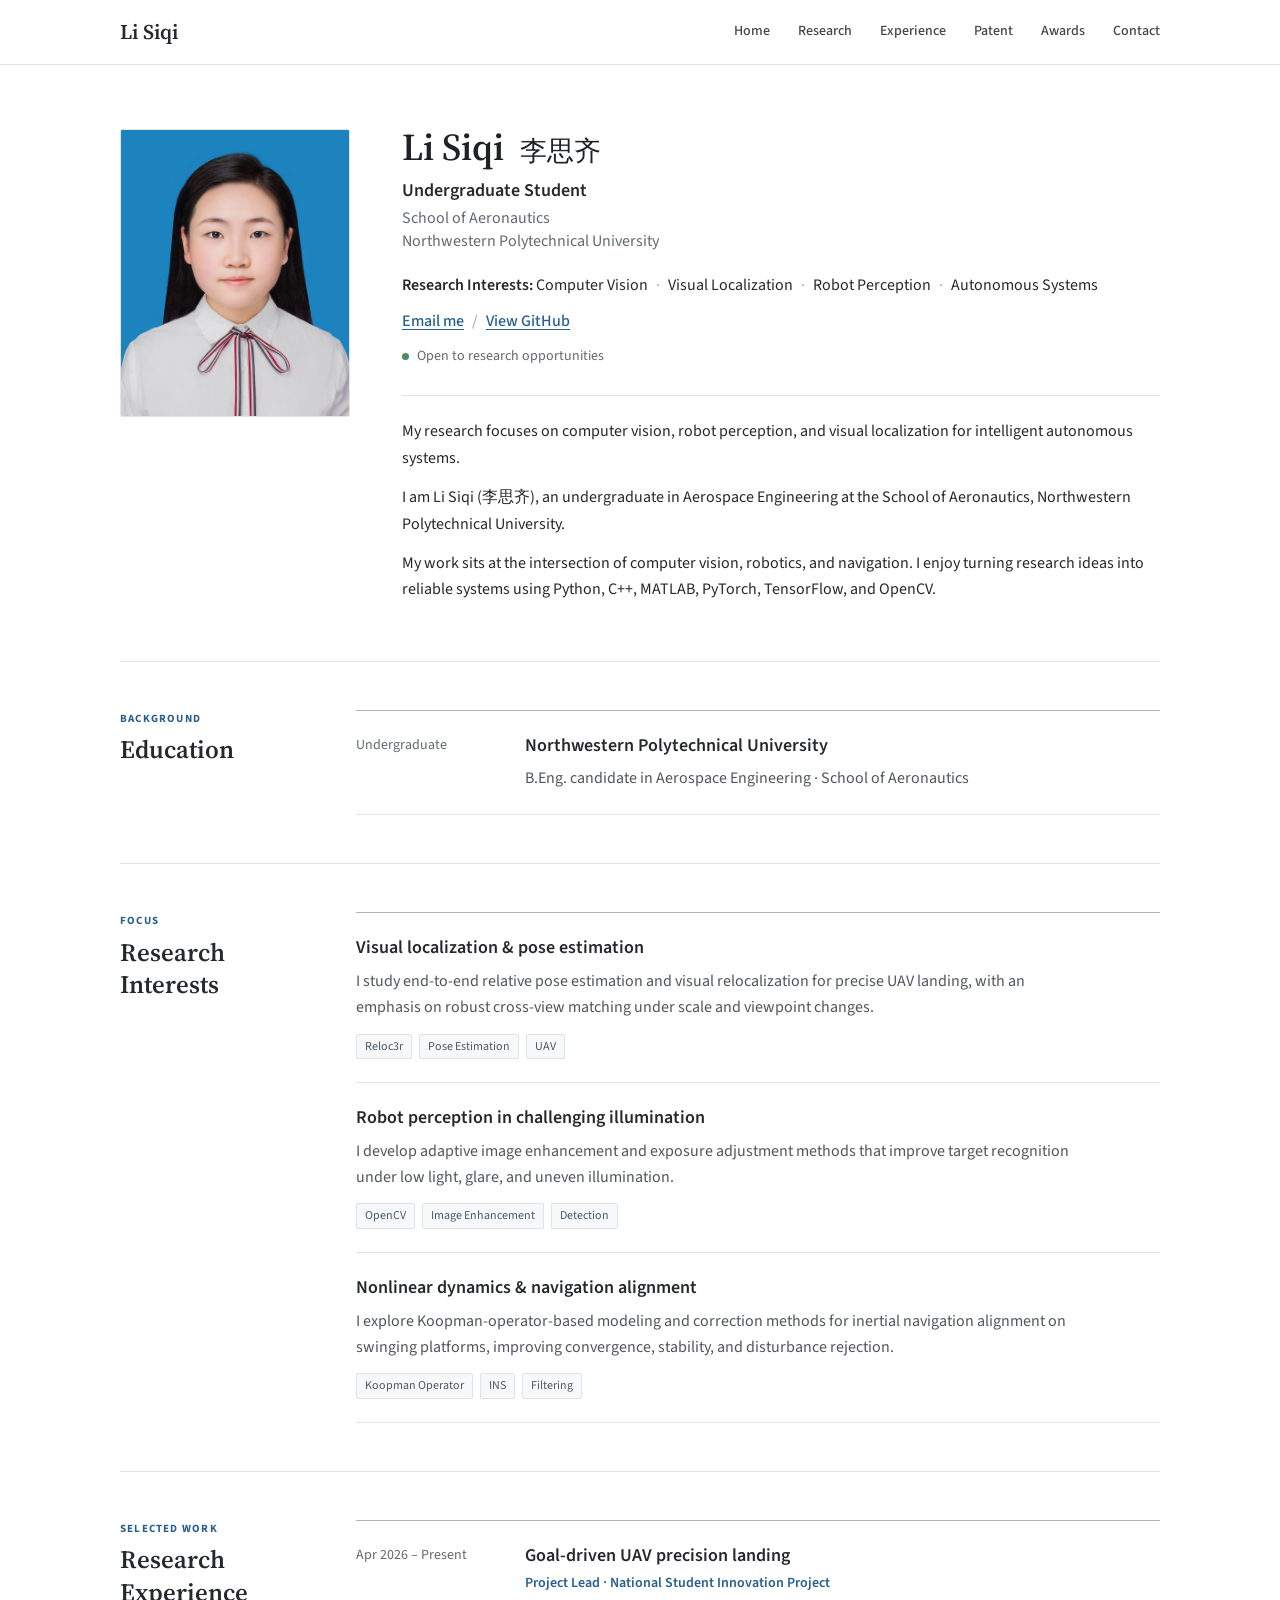
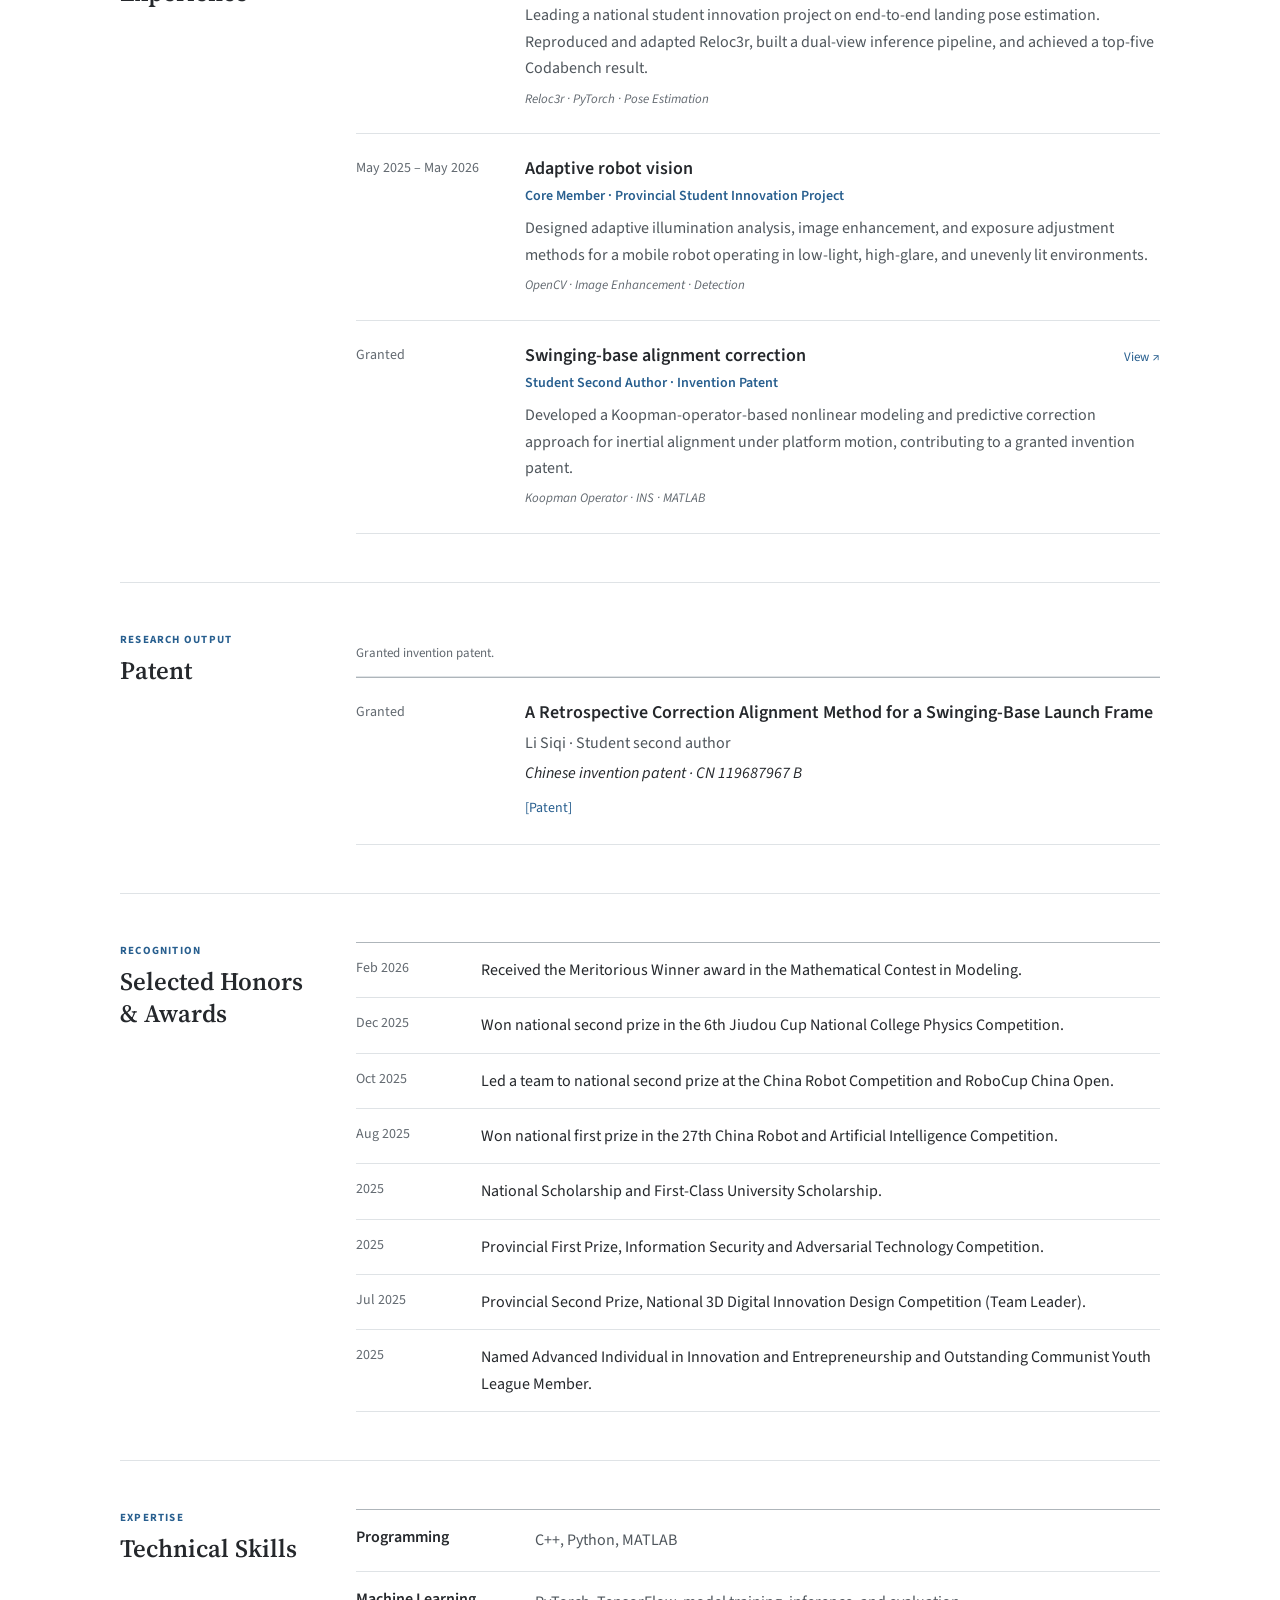
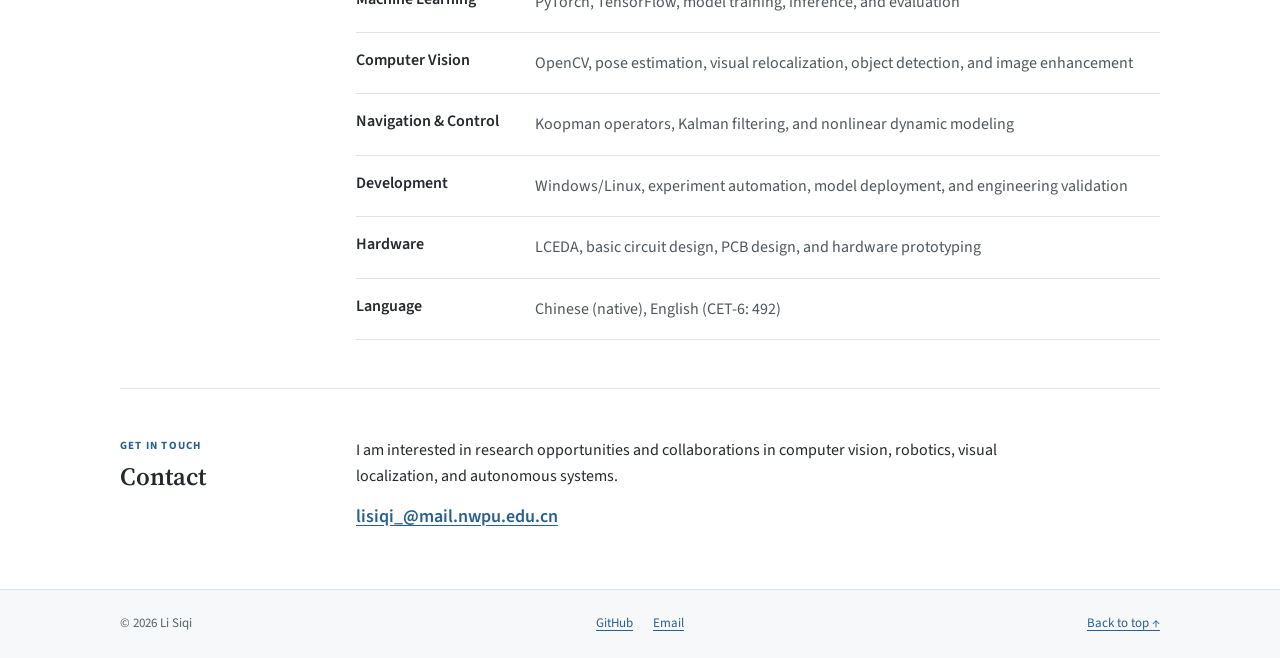
<file: index.html>
<!doctype html>
<html lang="en">
  <head>
    <meta charset="UTF-8" />
    <meta name="viewport" content="width=device-width, initial-scale=1.0" />
    <meta name="theme-color" content="#ffffff" />
    <meta
      name="description"
      content="Li Siqi is an aerospace engineering undergraduate researching computer vision, robotics, visual localization, and autonomous systems."
    />
    <meta property="og:type" content="website" />
    <meta property="og:title" content="Li Siqi — Academic Homepage" />
    <meta
      property="og:description"
      content="Research in computer vision, robotics, visual localization, and autonomous systems."
    />
    <title>Li Siqi — Academic Homepage</title>
    <link rel="icon" href="favicon.svg" type="image/svg+xml" />
    <link rel="preconnect" href="https://fonts.googleapis.com" />
    <link rel="preconnect" href="https://fonts.gstatic.com" crossorigin />
    <link
      href="https://fonts.googleapis.com/css2?family=Source+Sans+3:wght@400;500;600;700&family=Source+Serif+4:opsz,wght@8..60,600&display=swap"
      rel="stylesheet"
    />
    <link rel="stylesheet" href="styles.css?v=20260713-2" />
  </head>
  <body>
    <a class="skip-link" href="#main">Skip to content</a>

    <header class="site-header">
      <div class="header-inner page-width">
        <a class="site-name" href="#top" aria-label="Back to top" id="nav-name">Li Siqi</a>
        <button class="menu-toggle" type="button" aria-expanded="false" aria-controls="site-nav">
          <span></span><span></span><span class="sr-only">Open menu</span>
        </button>
        <nav id="site-nav" class="site-nav" aria-label="Primary navigation">
          <a href="#top">Home</a>
          <a href="#research">Research</a>
          <a href="#experience">Experience</a>
          <a href="#publications">Patent</a>
          <a href="#honors">Awards</a>
          <a href="#contact">Contact</a>
        </nav>
      </div>
    </header>

    <main id="main" class="page-width">
      <section id="top" class="profile-section">
        <div class="portrait-column">
          <div class="portrait-frame">
            <img id="profile-photo" alt="Li Siqi portrait" hidden />
            <span id="profile-initials" class="portrait-initials">LS</span>
          </div>
        </div>

        <div class="profile-content">
          <h1><span id="hero-name">Li Siqi</span> <span id="chinese-name" lang="zh-CN">李思齐</span></h1>
          <p id="profile-role" class="profile-role">Undergraduate Student</p>
          <p id="profile-affiliation" class="profile-affiliation">
            School of Aeronautics<br />Northwestern Polytechnical University
          </p>

          <div class="profile-detail">
            <strong>Research Interests:</strong>
            <div id="ticker-content" class="interest-list"></div>
          </div>

          <div id="hero-links" class="profile-links"></div>
          <p id="hero-status" class="profile-status">Open to research opportunities</p>

          <div class="biography">
            <p id="hero-intro">
              I am an aerospace engineering undergraduate researching robot perception, visual
              localization, and intelligent autonomous systems.
            </p>
            <div id="about-text"></div>
          </div>
        </div>
      </section>

      <section id="education" class="academic-section">
        <div class="section-title">
          <p>Background</p>
          <h2>Education</h2>
        </div>
        <div id="quick-facts" class="section-content education-list"></div>
      </section>

      <section id="research" class="academic-section">
        <div class="section-title">
          <p>Focus</p>
          <h2>Research Interests</h2>
        </div>
        <div id="research-list" class="section-content research-list"></div>
      </section>

      <section id="experience" class="academic-section">
        <div class="section-title">
          <p>Selected Work</p>
          <h2>Research Experience</h2>
        </div>
        <div id="project-grid" class="section-content experience-list"></div>
      </section>

      <section id="publications" class="academic-section">
        <div class="section-title">
          <p>Research Output</p>
          <h2>Patent</h2>
        </div>
        <div class="section-content">
          <div class="publication-toolbar">
            <p id="publication-note">Granted invention patent.</p>
            <a id="all-publications-link" href="#publications" hidden>View all</a>
          </div>
          <ol id="publication-list" class="publication-list"></ol>
        </div>
      </section>

      <section id="honors" class="academic-section">
        <div class="section-title">
          <p>Recognition</p>
          <h2>Selected Honors & Awards</h2>
        </div>
        <div class="section-content">
          <ul id="news-list" class="honors-list"></ul>
        </div>
      </section>

      <section id="skills" class="academic-section">
        <div class="section-title">
          <p>Expertise</p>
          <h2>Technical Skills</h2>
        </div>
        <div id="skills-list" class="section-content skills-list"></div>
      </section>

      <section id="contact" class="academic-section contact-section">
        <div class="section-title">
          <p>Get in Touch</p>
          <h2>Contact</h2>
        </div>
        <div class="section-content contact-content">
          <p id="contact-text">
            I am interested in research opportunities and collaborations in computer vision and robotics.
          </p>
          <a id="contact-email" href="mailto:lisiqi_@mail.nwpu.edu.cn">lisiqi_@mail.nwpu.edu.cn</a>
        </div>
      </section>
    </main>

    <footer class="site-footer">
      <div class="footer-inner page-width">
        <p>© <span id="footer-year"></span> <span id="footer-name">Li Siqi</span></p>
        <div id="footer-links" class="footer-links"></div>
        <a href="#top">Back to top ↑</a>
      </div>
    </footer>

    <script src="content.js?v=20260713-2"></script>
    <script src="app.js?v=20260713-2"></script>
  </body>
</html>
</file>
<file: styles.css>
:root {
  --text: #25282c;
  --muted: #626970;
  --accent: #285f8f;
  --accent-dark: #17476f;
  --border: #dfe3e6;
  --soft: #f6f8f9;
  --white: #ffffff;
  --serif: "Source Serif 4", Georgia, serif;
  --sans: "Source Sans 3", "Segoe UI", Arial, sans-serif;
}

* { box-sizing: border-box; }
[hidden] { display: none !important; }
html { scroll-behavior: smooth; }

body {
  margin: 0;
  color: var(--text);
  background: var(--white);
  font-family: var(--sans);
  font-size: 16px;
  line-height: 1.65;
  -webkit-font-smoothing: antialiased;
}

a { color: var(--accent); text-underline-offset: 3px; }
a:hover { color: var(--accent-dark); }
img { display: block; max-width: 100%; }

.page-width { width: min(1040px, calc(100% - 48px)); margin-inline: auto; }

.sr-only {
  position: absolute;
  width: 1px;
  height: 1px;
  padding: 0;
  margin: -1px;
  overflow: hidden;
  clip: rect(0, 0, 0, 0);
  white-space: nowrap;
  border: 0;
}

.skip-link {
  position: fixed;
  z-index: 100;
  top: -60px;
  left: 20px;
  padding: 10px 16px;
  color: var(--white);
  background: var(--accent-dark);
}
.skip-link:focus { top: 16px; }

.site-header {
  position: sticky;
  z-index: 30;
  top: 0;
  background: rgba(255, 255, 255, 0.96);
  border-bottom: 1px solid var(--border);
  backdrop-filter: blur(10px);
}

.header-inner {
  display: flex;
  align-items: center;
  justify-content: space-between;
  min-height: 64px;
}

.site-name {
  color: var(--text);
  font-family: var(--serif);
  font-size: 21px;
  font-weight: 600;
  text-decoration: none;
}

.site-nav { display: flex; gap: 28px; }
.site-nav a { color: #40464c; font-size: 14px; font-weight: 500; text-decoration: none; }
.site-nav a:hover { color: var(--accent); }
.menu-toggle { display: none; }

.profile-section {
  display: grid;
  grid-template-columns: 230px minmax(0, 1fr);
  gap: 52px;
  padding: 64px 0 58px;
}

.portrait-frame {
  display: grid;
  overflow: hidden;
  width: 230px;
  aspect-ratio: 4 / 5;
  background: var(--soft);
  border: 1px solid var(--border);
  border-radius: 2px;
  place-items: center;
}

.portrait-frame img { width: 100%; height: 100%; object-fit: cover; object-position: center 28%; }
.portrait-initials { color: var(--accent); font-family: var(--serif); font-size: 62px; }

.profile-content h1 {
  margin: -5px 0 4px;
  color: #1e2226;
  font-family: var(--serif);
  font-size: 38px;
  font-weight: 600;
  letter-spacing: 0;
  line-height: 1.25;
}

#chinese-name { margin-left: 8px; font-family: "Microsoft YaHei", sans-serif; font-size: 27px; font-weight: 500; }
.profile-role { margin: 0; color: var(--text); font-size: 18px; font-weight: 600; }
.profile-affiliation { margin: 2px 0 18px; color: var(--muted); line-height: 1.45; }
.profile-detail { margin: 14px 0 10px; }
.profile-detail strong { font-weight: 600; }

.interest-list { display: inline-flex; flex-wrap: wrap; gap: 0; }
.interest-list span:not(:last-child)::after { margin: 0 8px; color: #a1a7ac; content: "·"; }

.profile-links { display: flex; flex-wrap: wrap; gap: 8px; align-items: center; margin-top: 8px; }
.profile-links a { font-weight: 500; }
.profile-links span { color: #9aa0a6; }
.profile-status { margin: 11px 0 0; color: var(--muted); font-size: 14px; }
.profile-status::before { display: inline-block; width: 7px; height: 7px; margin-right: 8px; content: ""; background: #4d8b61; border-radius: 50%; }

.biography { margin-top: 27px; padding-top: 22px; border-top: 1px solid var(--border); }
.biography p { margin: 0 0 13px; }
.biography p:last-child { margin-bottom: 0; }

.academic-section {
  display: grid;
  grid-template-columns: 190px minmax(0, 1fr);
  gap: 46px;
  padding: 48px 0;
  border-top: 1px solid var(--border);
  scroll-margin-top: 72px;
}

.section-title p {
  margin: 0 0 5px;
  color: var(--accent);
  font-size: 11px;
  font-weight: 700;
  letter-spacing: 0.11em;
  text-transform: uppercase;
}

.section-title h2 {
  margin: 0;
  font-family: var(--serif);
  font-size: 25px;
  font-weight: 600;
  line-height: 1.3;
}

.education-list,
.research-list,
.experience-list,
.publication-list,
.honors-list,
.skills-list { border-top: 1px solid #aeb5ba; }

.education-entry,
.experience-entry,
.publication-entry {
  display: grid;
  grid-template-columns: 145px minmax(0, 1fr);
  gap: 24px;
  padding: 23px 0;
  border-bottom: 1px solid var(--border);
}

.entry-meta { color: var(--muted); font-size: 14px; }
.education-entry h3,
.experience-entry h3,
.publication-entry h3,
.research-entry h3,
.skill-row h3 { margin: 0; font-size: 18px; font-weight: 600; line-height: 1.35; }
.education-entry p,
.experience-entry p,
.publication-entry p,
.research-entry p,
.skill-row p { margin: 7px 0 0; color: #4f565c; }

.research-entry { padding: 23px 0; border-bottom: 1px solid var(--border); }
.research-entry p { max-width: 720px; }
.tag-list { display: flex; flex-wrap: wrap; gap: 7px; margin-top: 13px; }
.tag-list span { padding: 2px 8px; color: #4a5966; background: var(--soft); border: 1px solid var(--border); border-radius: 2px; font-size: 12px; }

.entry-heading { display: flex; gap: 20px; align-items: baseline; justify-content: space-between; }
.entry-heading a { flex: none; font-size: 13px; text-decoration: none; }
.experience-entry .entry-role { margin-top: 4px; color: var(--accent); font-size: 14px; font-weight: 600; }
.experience-entry .entry-tools { color: var(--muted); font-size: 13px; font-style: italic; }

.publication-toolbar { display: flex; justify-content: space-between; padding: 12px 0; border-bottom: 1px solid var(--border); }
.publication-toolbar p { margin: 0; color: var(--muted); font-size: 13px; }
.publication-list { padding: 0; margin: 0; list-style: none; }
.publication-entry p { margin-top: 4px; }
.publication-entry .publication-venue { color: var(--text); font-style: italic; }
.publication-links { margin-top: 8px; }
.publication-links a { margin-right: 8px; font-size: 14px; text-decoration: none; }

.honors-list { padding: 0; margin: 0; list-style: none; }
.honors-list li { display: grid; grid-template-columns: 105px 1fr; gap: 20px; padding: 14px 0; border-bottom: 1px solid var(--border); }
.honors-list time { color: var(--muted); font-size: 14px; }
.honors-list p { margin: 0; }

.skill-row { display: grid; grid-template-columns: 155px 1fr; gap: 24px; padding: 17px 0; border-bottom: 1px solid var(--border); }
.skill-row h3 { font-size: 16px; }
.skill-row p { margin: 0; }

.contact-section { padding-bottom: 58px; }
.contact-content p { max-width: 700px; margin: 0 0 12px; }
.contact-content a { font-size: 18px; font-weight: 600; }

.site-footer { color: #596066; background: var(--soft); border-top: 1px solid var(--border); }
.footer-inner { display: grid; grid-template-columns: 1fr auto 1fr; gap: 24px; align-items: center; padding-block: 23px; }
.footer-inner p { margin: 0; }
.footer-inner, .footer-inner a { font-size: 13px; }
.footer-links { display: flex; gap: 20px; }
.footer-inner > a { justify-self: end; }

@media (max-width: 820px) {
  .page-width { width: min(100% - 36px, 680px); }
  .site-nav { gap: 18px; }
  .profile-section { grid-template-columns: 190px minmax(0, 1fr); gap: 34px; }
  .portrait-frame { width: 190px; }
  .academic-section { grid-template-columns: 155px minmax(0, 1fr); gap: 30px; }
  .education-entry, .experience-entry, .publication-entry { grid-template-columns: 120px minmax(0, 1fr); }
}

@media (max-width: 680px) {
  .header-inner { min-height: 58px; }
  .menu-toggle { position: relative; display: block; width: 36px; height: 36px; padding: 0; background: transparent; border: 0; }
  .menu-toggle > span:not(.sr-only) { position: absolute; right: 2px; width: 25px; height: 1px; background: var(--text); transition: transform 0.2s, top 0.2s; }
  .menu-toggle > span:first-child { top: 12px; }
  .menu-toggle > span:nth-child(2) { top: 21px; }
  .menu-toggle[aria-expanded="true"] > span:first-child { top: 17px; transform: rotate(45deg); }
  .menu-toggle[aria-expanded="true"] > span:nth-child(2) { top: 17px; transform: rotate(-45deg); }
  .site-nav { position: absolute; top: 58px; right: 0; left: 0; display: none; flex-direction: column; gap: 0; padding: 10px 18px 20px; background: var(--white); border-bottom: 1px solid var(--border); }
  .site-nav.is-open { display: flex; }
  .site-nav a { padding: 8px 0; font-size: 16px; }
  .profile-section { grid-template-columns: 1fr; gap: 30px; padding-top: 38px; }
  .portrait-frame { width: min(230px, 72vw); }
  .profile-content h1 { font-size: 34px; }
  #chinese-name { display: inline-block; font-size: 24px; }
  .academic-section { grid-template-columns: 1fr; gap: 22px; padding: 38px 0; }
  .section-title h2 { font-size: 24px; }
  .education-entry, .experience-entry, .publication-entry { grid-template-columns: 1fr; gap: 5px; }
  .honors-list li { grid-template-columns: 82px 1fr; gap: 14px; }
  .skill-row { grid-template-columns: 1fr; gap: 4px; }
  .footer-inner { grid-template-columns: 1fr; gap: 12px; }
  .footer-inner > a { justify-self: start; }
}

@media (prefers-reduced-motion: reduce) { html { scroll-behavior: auto; } }
</file>
